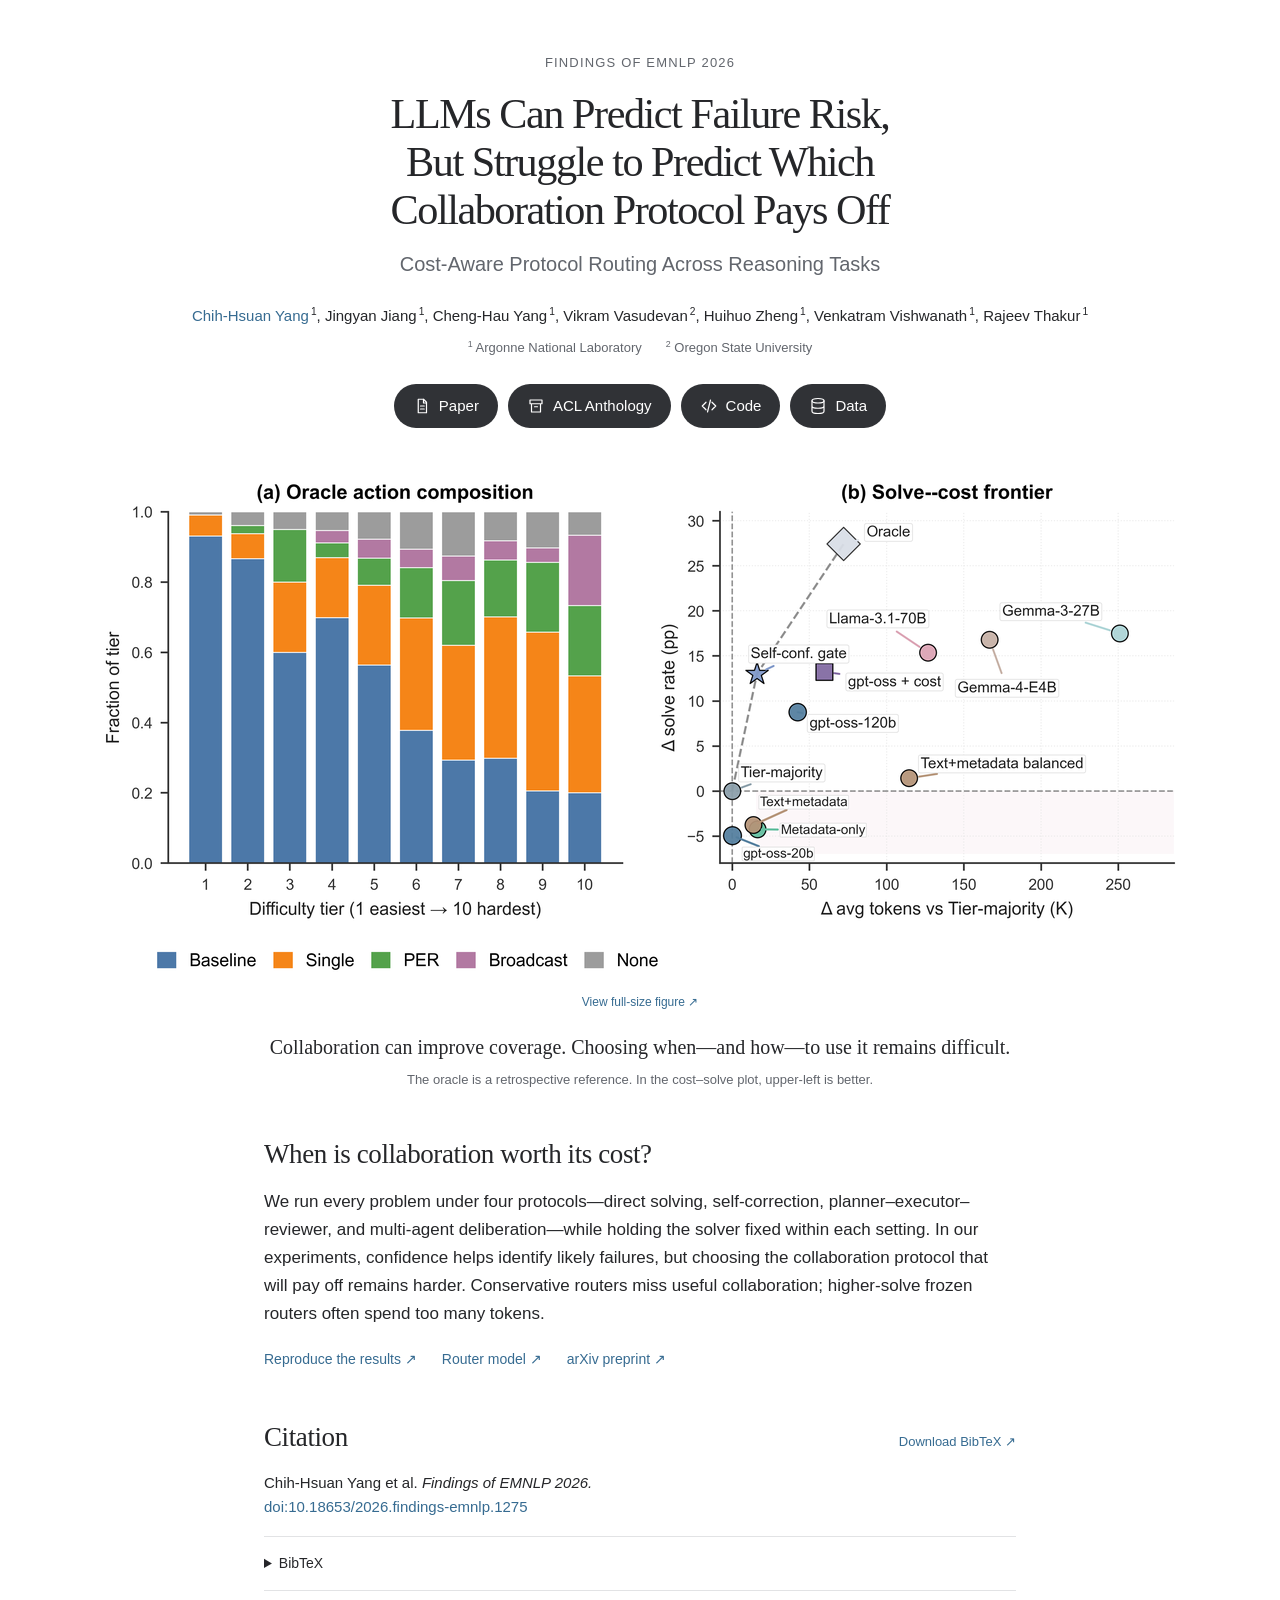
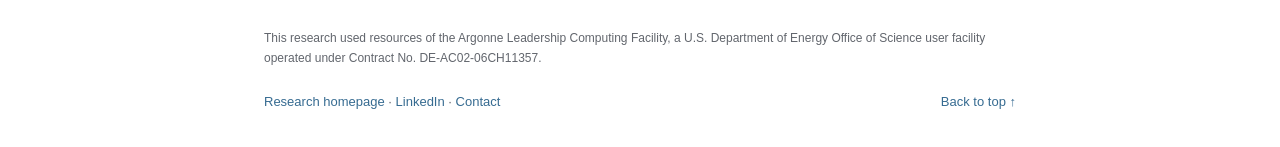
<file: docs/site/index.html>
<!DOCTYPE html>
<html lang="en">
<head>
<meta charset="utf-8">
<meta name="viewport" content="width=device-width, initial-scale=1">
<title>Cost-Aware Protocol Routing | LLMs Can Predict Failure Risk, But Struggle to Predict Which Collaboration Protocol Pays Off (EMNLP 2026)</title>
<meta name="description" content="Published in Findings of EMNLP 2026. Four collaboration protocols run on every problem with the solver held fixed. A post-answer probe ranks Baseline failures at 0.8847 AUROC, but protocol-specific collaboration value stays weak (0.1674 and 0.1041 AUPRC).">
<meta name="author" content="Chih-Hsuan Yang, Jingyan Jiang, Cheng-Hau Yang, Vikram Vasudevan, Huihuo Zheng, Venkatram Vishwanath, Rajeev Thakur">
<meta name="keywords" content="cost-aware protocol routing,LLM agents,multi-agent systems,collaboration protocols,failure risk prediction,calibration,AUROC,AUPRC,Chih-Hsuan Yang,Bella Yang,Argonne National Laboratory,EMNLP 2026">
<meta name="robots" content="index, follow, max-image-preview:large, max-snippet:-1">
<meta name="googlebot" content="index, follow, max-image-preview:large, max-snippet:-1">
<meta name="citation_title" content="LLMs Can Predict Failure Risk, But Struggle to Predict Which Collaboration Protocol Pays Off: Cost-Aware Protocol Routing Across Reasoning Tasks">
<meta name="citation_author" content="Yang, Chih-Hsuan">
<meta name="citation_author" content="Jiang, Jingyan">
<meta name="citation_author" content="Yang, Cheng-Hau">
<meta name="citation_author" content="Vasudevan, Vikram">
<meta name="citation_author" content="Zheng, Huihuo">
<meta name="citation_author" content="Vishwanath, Venkatram">
<meta name="citation_author" content="Thakur, Rajeev">
<meta name="citation_publication_date" content="2026/10">
<meta name="citation_firstpage" content="26995">
<meta name="citation_lastpage" content="27016">
<meta name="citation_publisher" content="Association for Computational Linguistics">
<meta name="citation_doi" content="10.18653/2026.findings-emnlp.1275">
<meta name="citation_pdf_url" content="https://chihhsuan-yang.github.io/EMNLP_Cost-Aware-Protocol-Routing/paper.pdf">
<meta name="citation_abstract_html_url" content="https://aclanthology.org/2026.findings-emnlp.1275/">
<meta name="citation_conference_title" content="Findings of the Association for Computational Linguistics: EMNLP 2026">
<link rel="canonical" href="https://chihhsuan-yang.github.io/EMNLP_Cost-Aware-Protocol-Routing/">

<meta property="og:type" content="article">
<meta property="og:site_name" content="Cost-Aware Protocol Routing">
<meta property="og:title" content="LLMs Can Predict Failure Risk, But Struggle to Predict Which Collaboration Protocol Pays Off">
<meta property="og:description" content="EMNLP 2026. Four matched collaboration protocols on every problem, solver held fixed. Failure risk is predictable (0.8847 AUROC); which protocol pays off is not (0.1674 / 0.1041 AUPRC).">
<meta property="og:url" content="https://chihhsuan-yang.github.io/EMNLP_Cost-Aware-Protocol-Routing/">
<meta property="og:image" content="https://chihhsuan-yang.github.io/EMNLP_Cost-Aware-Protocol-Routing/assets/img/og_card.png">
<meta property="og:image:width" content="1200">
<meta property="og:image:height" content="630">
<meta property="og:image:alt" content="Title card: LLMs Can Predict Failure Risk, But Struggle to Predict Which Collaboration Protocol Pays Off. EMNLP 2026. 0.8847 AUROC predicting whether the first answer fails; 0.17 and 0.10 AUPRC predicting which protocol pays off.">
<meta property="og:locale" content="en_US">

<meta name="twitter:card" content="summary_large_image">
<meta name="twitter:title" content="LLMs Can Predict Failure Risk, But Struggle to Predict Which Collaboration Protocol Pays Off">
<meta name="twitter:description" content="EMNLP 2026. Failure risk is predictable (0.8847 AUROC); protocol-specific collaboration value is not (0.1674 / 0.1041 AUPRC).">
<meta name="twitter:image" content="https://chihhsuan-yang.github.io/EMNLP_Cost-Aware-Protocol-Routing/assets/img/og_card.png">
<meta name="twitter:image:alt" content="Fixed-order-oracle labels by difficulty tier and the solve-versus-cost frontier for routing policies.">

<link rel="icon" href="favicon.ico" sizes="any">
<link rel="icon" href="favicon.svg" type="image/svg+xml">
<link rel="icon" href="favicon-32.png" type="image/png" sizes="32x32">
<link rel="apple-touch-icon" href="apple-touch-icon.png">
<link rel="stylesheet" href="assets/css/paper.css">

<script type="application/ld+json">
{
 "@context": "https://schema.org",
 "@graph": [
  {
   "@type": "ScholarlyArticle",
   "headline": "LLMs Can Predict Failure Risk, But Struggle to Predict Which Collaboration Protocol Pays Off: Cost-Aware Protocol Routing Across Reasoning Tasks",
   "name": "LLMs Can Predict Failure Risk, But Struggle to Predict Which Collaboration Protocol Pays Off: Cost-Aware Protocol Routing Across Reasoning Tasks",
   "inLanguage": "en",
   "url": "https://chihhsuan-yang.github.io/EMNLP_Cost-Aware-Protocol-Routing/",
   "mainEntityOfPage": "https://chihhsuan-yang.github.io/EMNLP_Cost-Aware-Protocol-Routing/",
   "image": "https://chihhsuan-yang.github.io/EMNLP_Cost-Aware-Protocol-Routing/assets/img/og_card.png",
   "identifier": "10.18653/2026.findings-emnlp.1275",
   "abstract": "Multi-agent large language model (LLM) systems can improve reasoning by spending more computation, but deployment requires deciding when extra collaboration is worth its cost. We isolate this decision by running every problem under four protocols while holding the solver fixed within each setting: direct solving (Baseline), iterative self-correction (Single), planner-executor-reviewer collaboration (PER), and multi-agent deliberation (Broadcast).",
   "keywords": [
    "LLM agents",
    "multi-agent systems",
    "cost-aware routing",
    "protocol routing",
    "calibration"
   ],
   "author": [
    {
     "@type": "Person",
     "name": "Chih-Hsuan Yang",
     "affiliation": {
      "@type": "Organization",
      "name": "Argonne National Laboratory"
     },
     "email": "bellayang@anl.gov",
     "alternateName": "Bella Yang",
     "url": "https://chihhsuan-yang.github.io/",
     "sameAs": [
      "https://chihhsuan-yang.github.io/",
      "https://github.com/ChihHsuan-Yang"
     ]
    },
    {
     "@type": "Person",
     "name": "Jingyan Jiang",
     "affiliation": {
      "@type": "Organization",
      "name": "Argonne National Laboratory"
     }
    },
    {
     "@type": "Person",
     "name": "Cheng-Hau Yang",
     "affiliation": {
      "@type": "Organization",
      "name": "Argonne National Laboratory"
     }
    },
    {
     "@type": "Person",
     "name": "Vikram Vasudevan",
     "affiliation": {
      "@type": "Organization",
      "name": "Oregon State University"
     }
    },
    {
     "@type": "Person",
     "name": "Huihuo Zheng",
     "affiliation": {
      "@type": "Organization",
      "name": "Argonne National Laboratory"
     }
    },
    {
     "@type": "Person",
     "name": "Venkatram Vishwanath",
     "affiliation": {
      "@type": "Organization",
      "name": "Argonne National Laboratory"
     }
    },
    {
     "@type": "Person",
     "name": "Rajeev Thakur",
     "affiliation": {
      "@type": "Organization",
      "name": "Argonne National Laboratory"
     }
    }
   ],
   "sameAs": [
    "https://aclanthology.org/2026.findings-emnlp.1275/",
    "https://doi.org/10.18653/2026.findings-emnlp.1275",
    "https://github.com/ChihHsuan-Yang/EMNLP_Cost-Aware-Protocol-Routing"
   ],
   "isPartOf": {
    "@type": "PublicationVolume",
    "name": "Findings of the Association for Computational Linguistics: EMNLP 2026",
    "url": "https://aclanthology.org/volumes/2026.findings-emnlp/"
   },
   "codeRepository": "https://github.com/ChihHsuan-Yang/EMNLP_Cost-Aware-Protocol-Routing",
   "@id": "https://chihhsuan-yang.github.io/EMNLP_Cost-Aware-Protocol-Routing/#article",
   "datePublished": "2026-10",
   "pagination": "26995–27016",
   "publisher": {
    "@type": "Organization",
    "name": "Association for Computational Linguistics"
   },
   "encoding": {
    "@type": "MediaObject",
    "contentUrl": "https://aclanthology.org/2026.findings-emnlp.1275.pdf",
    "encodingFormat": "application/pdf"
   }
  },
  {
   "@type": "WebPage",
   "@id": "https://chihhsuan-yang.github.io/EMNLP_Cost-Aware-Protocol-Routing/#webpage",
   "url": "https://chihhsuan-yang.github.io/EMNLP_Cost-Aware-Protocol-Routing/",
   "name": "LLMs Can Predict Failure Risk, But Struggle to Predict Which Collaboration Protocol Pays Off: Cost-Aware Protocol Routing Across Reasoning Tasks",
   "description": "Multi-agent large language model (LLM) systems can improve reasoning by spending more computation, but deployment requires deciding when extra collaboration is worth its cost. We isolate this decision by running every problem under four protocols while holding the solver fixed within each setting: direct solving (Baseline), iterative self-correction (Single), planner-executor-reviewer collaboration (PER), and multi-agent deliberation (Broadcast).",
   "inLanguage": "en",
   "about": {
    "@id": "https://chihhsuan-yang.github.io/EMNLP_Cost-Aware-Protocol-Routing/#article"
   },
   "isPartOf": {
    "@type": "WebSite",
    "@id": "https://chihhsuan-yang.github.io/#website",
    "url": "https://chihhsuan-yang.github.io/",
    "name": "Chih-Hsuan (Bella) Yang",
    "alternateName": "Bella Yang"
   },
   "author": {
    "@type": "Person",
    "name": "Chih-Hsuan (Bella) Yang",
    "alternateName": "Bella Yang",
    "url": "https://chihhsuan-yang.github.io/"
   },
   "breadcrumb": {
    "@type": "BreadcrumbList",
    "itemListElement": [
     {
      "@type": "ListItem",
      "position": 1,
      "name": "Chih-Hsuan (Bella) Yang",
      "item": "https://chihhsuan-yang.github.io/"
     },
     {
      "@type": "ListItem",
      "position": 2,
      "name": "Cost-Aware Protocol Routing",
      "item": "https://chihhsuan-yang.github.io/EMNLP_Cost-Aware-Protocol-Routing/"
     }
    ]
   }
  },
  {
   "@type": "Dataset",
   "@id": "https://chihhsuan-yang.github.io/EMNLP_Cost-Aware-Protocol-Routing/#dataset",
   "name": "Cost-Aware Protocol Routing: matched multi-protocol reasoning traces",
   "description": "Traces for four collaboration protocols run on every problem with the solver held fixed, released with the EMNLP 2026 paper.",
   "url": "https://huggingface.co/datasets/AgentsSci/EMNLP_Cost-Aware-Protocol-Routing",
   "creator": {
    "@type": "Person",
    "name": "Chih-Hsuan (Bella) Yang",
    "alternateName": "Bella Yang"
   },
   "isAccessibleForFree": true,
   "distribution": {
    "@type": "DataDownload",
    "contentUrl": "https://huggingface.co/datasets/AgentsSci/EMNLP_Cost-Aware-Protocol-Routing",
    "encodingFormat": "application/json"
   }
  }
 ]
}
</script>
</head>
<body>
<a class="skip" href="#main">Skip to content</a>
<header class="hero" id="top">
  <p class="venue">Findings of EMNLP 2026</p>
  <h1>LLMs Can Predict Failure Risk,<br class="desktop-break"> But Struggle to Predict Which<br class="desktop-break"> Collaboration Protocol Pays Off</h1>
  <p class="subtitle">Cost-Aware Protocol Routing Across Reasoning Tasks</p>
  <p class="authors">
      <span class="au"><a class="aulink" href="https://chihhsuan-yang.github.io/" title="Chih-Hsuan (Bella) Yang — personal research homepage">Chih-Hsuan Yang</a><sup>1</sup></span><span class="sep">, </span><span class="au">Jingyan Jiang<sup>1</sup></span><span class="sep">, </span><span class="au">Cheng-Hau Yang<sup>1</sup></span><span class="sep">, </span><span class="au">Vikram Vasudevan<sup>2</sup></span><span class="sep">, </span><span class="au">Huihuo Zheng<sup>1</sup></span><span class="sep">, </span><span class="au">Venkatram Vishwanath<sup>1</sup></span><span class="sep">, </span><span class="au">Rajeev Thakur<sup>1</sup></span>
    </p>
  <p class="affiliations"><span><sup>1</sup> Argonne National Laboratory</span><span><sup>2</sup> Oregon State University</span></p>
  <nav class="resources" aria-label="Paper resources">
    <a class="resource" href="https://aclanthology.org/2026.findings-emnlp.1275.pdf" aria-label="Paper — official PDF"><svg viewBox="0 0 24 24" aria-hidden="true"><path d="M7 3h7l4 4v14H7z"/><path d="M14 3v5h4M10 12h5M10 16h5"/></svg>Paper</a>
<a class="resource" href="https://aclanthology.org/2026.findings-emnlp.1275/" aria-label="ACL Anthology — official publication"><svg viewBox="0 0 24 24" aria-hidden="true"><path d="M4 4h16v5H4zM6 9v11h12V9M10 13h4"/></svg>ACL Anthology</a>
<a class="resource" href="https://github.com/ChihHsuan-Yang/EMNLP_Cost-Aware-Protocol-Routing" ><svg viewBox="0 0 24 24" aria-hidden="true"><path d="m8 7-5 5 5 5m8-10 5 5-5 5M14 4l-4 16"/></svg>Code</a>
<a class="resource" href="https://huggingface.co/datasets/AgentsSci/EMNLP_Cost-Aware-Protocol-Routing" ><svg viewBox="0 0 24 24" aria-hidden="true"><ellipse cx="12" cy="5" rx="8" ry="3"/><path d="M4 5v14c0 4 16 4 16 0V5M4 12c0 4 16 4 16 0"/></svg>Data</a>
  </nav>
</header>
<main id="main">
  <section class="overview" id="finding" aria-label="Research overview">
    <figure>
      <a class="figure-link" href="assets/img/fig1_main_combined.png" aria-label="Open the overview figure at full resolution">
        <img src="assets/img/fig1_main_combined@1x.png" srcset="assets/img/fig1_main_combined@1x.png 1080w, assets/img/fig1_main_combined@2x.png 2160w" sizes="(max-width: 1128px) calc(100vw - 48px), 1080px" width="1080" height="505" alt="Left: fixed-order oracle protocol shares across difficulty tiers. Right: solve-rate gain versus additional token cost, relative to Tier-majority. The self-confidence gate lies on the low-cost frontier; higher-solve frozen routers use substantially more tokens." fetchpriority="high">
      </a>
      <a class="figure-full" href="assets/img/fig1_main_combined.png">View full-size figure ↗</a>
      <figcaption>Collaboration can improve coverage. Choosing when—and how—to use it remains difficult.<span class="figure-note">The oracle is a retrospective reference. In the cost–solve plot, upper-left is better.</span></figcaption>
    </figure>
  </section>
  <section class="reading" id="abstract" aria-labelledby="about-title">
    <h2 id="about-title">When is collaboration worth its cost?</h2>
    <p>We run every problem under four protocols—direct solving, self-correction, planner–executor–reviewer, and multi-agent deliberation—while holding the solver fixed within each setting. In our experiments, confidence helps identify likely failures, but choosing the collaboration protocol that will pay off remains harder. Conservative routers miss useful collaboration; higher-solve frozen routers often spend too many tokens.</p>
    <p class="detail-links"><a href="https://github.com/ChihHsuan-Yang/EMNLP_Cost-Aware-Protocol-Routing/blob/main/docs/REPRODUCE.md">Reproduce the results ↗</a><a href="https://huggingface.co/AgentsSci/EMNLP_Cost-Aware-Protocol-Routing">Router model ↗</a><a href="https://arxiv.org/abs/2608.14927">arXiv preprint ↗</a></p>
  </section>
  <section class="reading citation" id="cite" aria-labelledby="cite-title">
    <div class="section-heading"><h2 id="cite-title">Citation</h2><a href="https://aclanthology.org/2026.findings-emnlp.1275.bib">Download BibTeX ↗</a></div>
    <p>Chih-Hsuan Yang et al. <em>Findings of EMNLP 2026.</em><br><a href="https://doi.org/10.18653/2026.findings-emnlp.1275">doi:10.18653/2026.findings-emnlp.1275</a></p>
    <details>
      <summary>BibTeX</summary>
      <pre id="bibtex"><code>@inproceedings{yang-etal-2026-llms-predict,
    title = "{LLM}s Can Predict Failure Risk, But Struggle to Predict Which Collaboration Protocol Pays Off: Cost-Aware Protocol Routing Across Reasoning Tasks",
    author = "Yang, Chih-Hsuan  and
      Jiang, Jingyan  and
      Yang, Cheng-Hau  and
      Vasudevan, Vikram  and
      Zheng, Huihuo  and
      Vishwanath, Venkatram  and
      Thakur, Rajeev",
    editor = "Lee, Hung-Yi  and
      Dev, Sunipa  and
      Li, Jessy  and
      Elliott, Desmond",
    booktitle = "Findings of the {A}ssociation for {C}omputational {L}inguistics: {EMNLP} 2026",
    month = oct,
    year = "2026",
    address = "Budapest, Hungary",
    publisher = "Association for Computational Linguistics",
    url = "https://aclanthology.org/2026.findings-emnlp.1275/",
    doi = "10.18653/2026.findings-emnlp.1275",
    pages = "26995--27016",
    ISBN = "979-8-89176-462-0"
}</code></pre>
      <button type="button" class="copy" data-copy="bibtex">Copy BibTeX</button><span class="copy-status" role="status" aria-live="polite"></span>
    </details>
  </section>
</main>
<footer class="reading">
  <p>This research used resources of the Argonne Leadership Computing Facility, a U.S. Department of Energy Office of Science user facility operated under Contract No. DE-AC02-06CH11357.</p>
  <div class="footer-links"><span><a href="https://chihhsuan-yang.github.io/">Research homepage</a> · <a href="https://www.linkedin.com/in/chih-hsuan-yang-isu/">LinkedIn</a> · <a href="mailto:bellayang@anl.gov">Contact</a></span><a href="#top">Back to top ↑</a></div>
</footer>
<script src="assets/js/paper.js" defer></script>
</body>
</html>
</file>
<file: docs/site/assets/css/paper.css>
/* Bella paper website: quiet typography, direct resources, figures on the page. */
:root { color-scheme: light; --paper:#fff; --ink:#252629; --muted:#62666d; --link:#366b91; --rule:#e2e3e5; }
* { box-sizing:border-box; }
html { scroll-behavior:smooth; }
body { margin:0; background:var(--paper); color:var(--ink); font:17px/1.65 -apple-system,BlinkMacSystemFont,"Segoe UI",Arial,sans-serif; -webkit-font-smoothing:antialiased; }
a { color:var(--link); text-decoration:none; text-underline-offset:4px; }
a:hover { text-decoration:underline; }
a:focus-visible,button:focus-visible,summary:focus-visible { outline:2px solid var(--link); outline-offset:5px; }
.skip { position:absolute; top:-100px; left:20px; background:var(--paper); padding:12px; z-index:2; }
.skip:focus { top:8px; }
.hero { max-width:1100px; margin:auto; padding:52px 24px 34px; text-align:center; }
.venue { margin:0 0 17px; color:var(--muted); font-size:13px; letter-spacing:.09em; text-transform:uppercase; }
h1 { font:normal clamp(30px,3.3vw,46px)/1.13 Georgia,"Times New Roman",serif; letter-spacing:-.035em; margin:0 auto; max-width:1000px; text-wrap:balance; }
.subtitle { margin:16px 0 24px; font-size:20px; line-height:1.4; color:var(--muted); text-wrap:balance; }
.authors { max-width:920px; margin:0 auto 7px; font-size:15px; line-height:1.9; }
.au { white-space:nowrap; }
.authors sup { margin-left:2px; }
sup { font-size:.68em; line-height:0; }
.affiliations { display:flex; flex-wrap:wrap; justify-content:center; gap:4px 24px; margin:0; font-size:13px; color:var(--muted); }
.resources { display:flex; flex-wrap:wrap; justify-content:center; gap:10px; margin-top:25px; }
.resource { display:inline-flex; justify-content:center; align-items:center; gap:8px; padding:9px 19px; border-radius:999px; color:#fff; background:#303236; font-size:15px; line-height:1.6; min-height:44px; transition:background .15s; }
.resource:hover { background:#4c5056; text-decoration:none; }
.resource svg { width:18px; height:18px; fill:none; stroke:currentColor; stroke-width:1.6; stroke-linecap:round; stroke-linejoin:round; }
.overview { max-width:1128px; padding:16px 24px 0; margin:auto; }
figure { margin:0; }
.figure-link { display:block; }
figure img { display:block; width:100%; height:auto; /* White image canvas blends with the page; no card or frame. */ }
figcaption { margin:20px auto 0; max-width:850px; font:20px/1.5 Georgia,"Times New Roman",serif; text-align:center; text-wrap:balance; }
.figure-note { display:block; margin-top:8px; color:var(--muted); font:13px/1.6 -apple-system,BlinkMacSystemFont,"Segoe UI",Arial,sans-serif; }
.reading { max-width:800px; margin:0 auto; padding:46px 24px 0; }
h2 { font:normal 27px/1.3 Georgia,"Times New Roman",serif; letter-spacing:-.015em; margin:0 0 16px; }
p { margin:0 0 16px; }
.detail-links { display:flex; flex-wrap:wrap; gap:8px 25px; margin-top:20px; font-size:14px; }
.citation { padding-top:32px; }
.section-heading { display:flex; flex-wrap:wrap; align-items:baseline; justify-content:space-between; gap:12px; }
.section-heading>a { font-size:13px; }
.citation p { font-size:15px; }
details { border-top:1px solid var(--rule); border-bottom:1px solid var(--rule); padding:12px 0; }
summary { cursor:pointer; font-size:14px; padding:3px 0; }
pre { white-space:pre-wrap; overflow-wrap:anywhere; font:12px/1.7 ui-monospace,SFMono-Regular,Consolas,monospace; margin:20px 0; }
.copy { font:inherit; font-size:13px; padding:7px 12px; background:transparent; color:var(--ink); border:1px solid var(--rule); border-radius:4px; cursor:pointer; }
.copy-status { font-size:13px; margin-left:12px; color:var(--muted); }
footer.reading { padding-top:38px; padding-bottom:35px; font-size:12px; color:var(--muted); }
.footer-links { display:flex; justify-content:space-between; margin-top:22px; font-size:13px; }
@media(max-width:640px) { .hero { padding-top:36px; padding-bottom:24px; } h1 { font-size:32px; line-height:1.14; } .desktop-break { display:none; } .subtitle { font-size:17px; margin:16px 0 22px; } .authors { font-size:14px; } .affiliations { font-size:12px; } .resources { display:grid; grid-template-columns:repeat(2,max-content); gap:8px; } .resource { padding:8px 14px; font-size:14px; } .overview { padding-top:12px; } figcaption { font-size:18px; } .reading { padding-top:34px; } h2 { font-size:25px; } body { font-size:16px; } }
@media(prefers-reduced-motion:reduce) { html { scroll-behavior:auto; } .resource { transition:none; } }

.figure-full { display:block; width:max-content; margin:10px auto 0; font-size:12px; }
</file>
